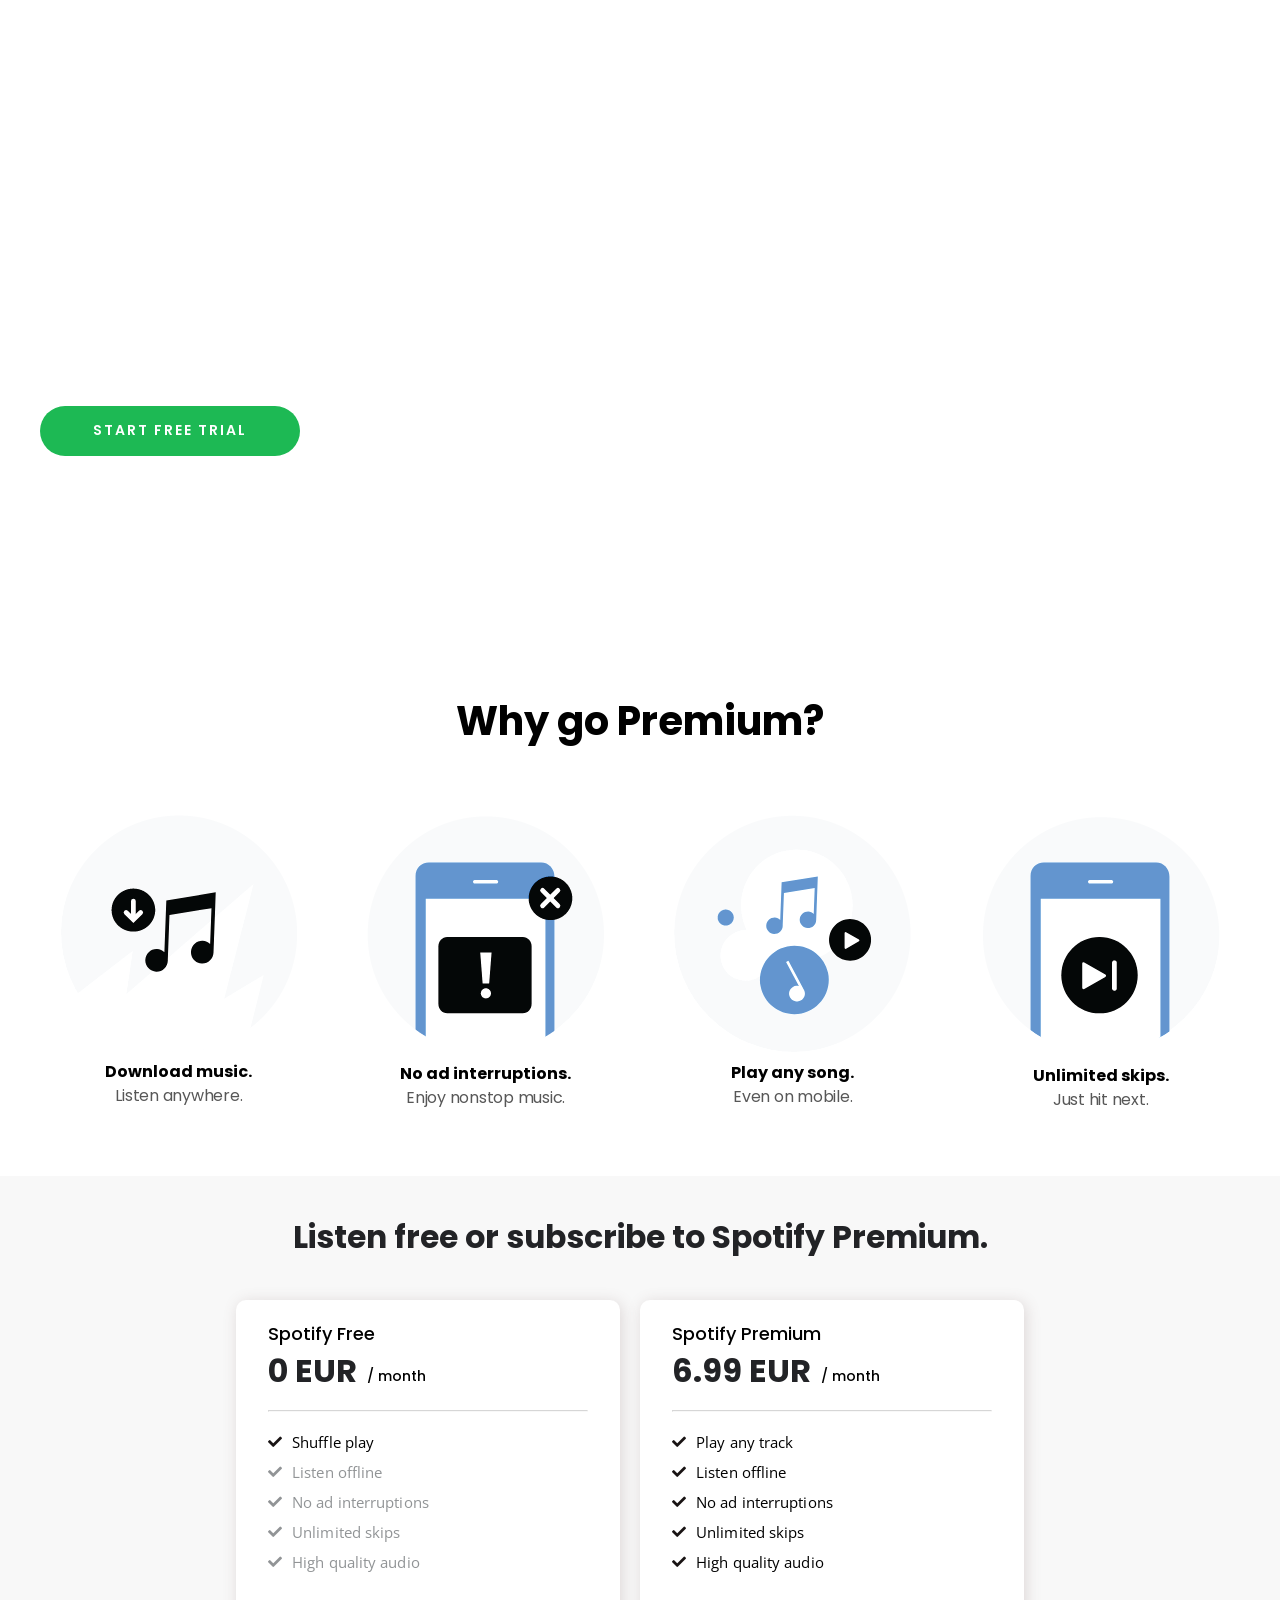
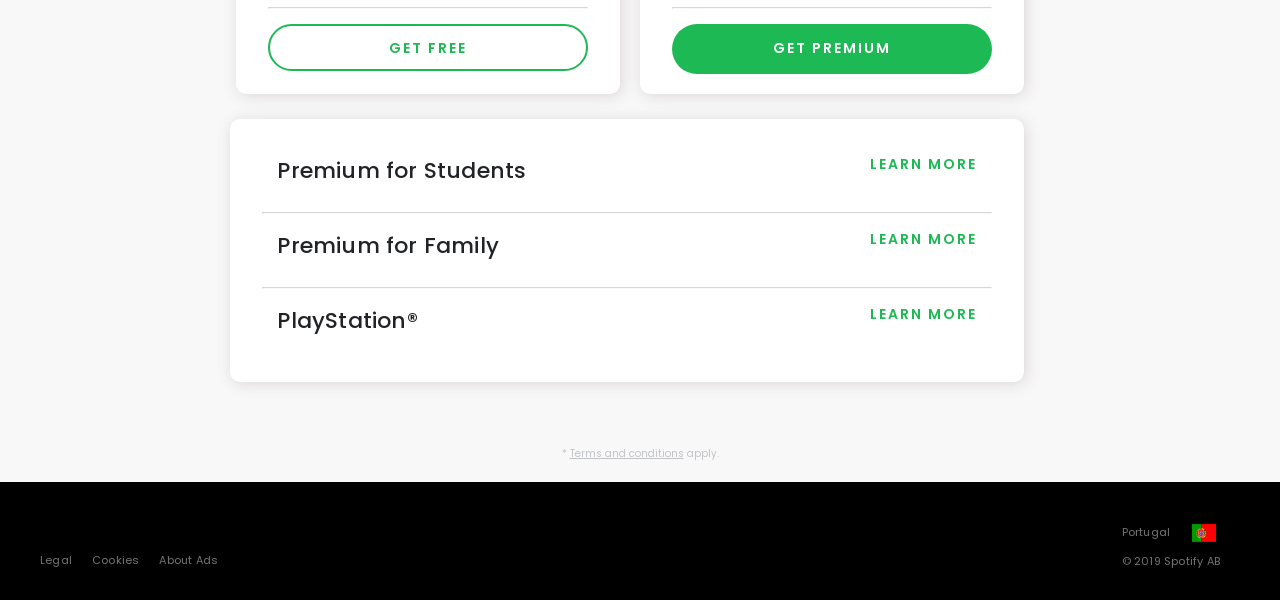
<file: Spotify/index.html>
<!DOCTYPE html>
<html>
  <head>
    <meta charset="utf-8" />
    <meta http-equiv="X-UA-Compatible" content="IE=edge" />
    <title>Spotify</title>
    <meta name="viewport" content="width=device-width, initial-scale=1" />
    <!-- <link rel="stylesheet" type="text/css" media="screen" href="spotify.css" /> -->
    <link rel="stylesheet" type="text/css" media="screen" href="index.css" />
    <link
      href="https://fonts.googleapis.com/css?family=Poppins:400,500,600,700"
      rel="stylesheet"
    />
    <link
      href="https://fonts.googleapis.com/css?family=Open+Sans"
      rel="stylesheet"
    />
    <link
      rel="stylesheet"
      href="https://use.fontawesome.com/releases/v5.6.3/css/all.css"
      integrity="sha384-UHRtZLI+pbxtHCWp1t77Bi1L4ZtiqrqD80Kn4Z8NTSRyMA2Fd33n5dQ8lWUE00s/"
      crossorigin="anonymous"
    />
  </head>
  <body>
    <!-- Header wrapper -->
    <div class="container">
      <!-- Navigation Bar -->

      <div class="headline__navbar-responsive">
        <img src="logo.png" class="headline__logo" />
        <i class="fas fa-bars"></i>
      </div>

      <!-- Main Image -->

      <div class="headline__main-img headline__main-img--mobile">
        <div class="wrap__content">
          <nav class="headline__navbar">
            <div class="headline__logo-split">
              <img src="logo.png" class="headline__logo-split" />
            </div>
            <div class="headline__menu-flex">
              <a class="headline__menu-item">Premium</a>
              <a class="headline__menu-item">Help</a>
              <a class="headline__menu-item">Download</a>
              <a class="headline__menu-item">|</a>
              <a class="headline__menu-item">Profile</a>
            </div>
          </nav>

          <!-- Headline -->
          <div class="headline__content">
            <h1 class="headline__title">Go Premium. Be happy.</h1>
            <h3 class="headline__subtitle-responsive">
              Premium sounds amazing. Enjoy ad-free music on all your devices.*
            </h3>
            <div class="green__btn">
              <a class="headline__trial">START FREE TRIAL</a>
            </div>
          </div>

          <!-- Terms and Conditions -->
          <div class="headline__terms-responsive">
            <p>* <u>Terms and conditions</u> apply.</p>
          </div>
        </div>
      </div>

      <!-- Why Premium -->
      <div class="benefits-wrapper">
        <h3 class="benefits__all">Why go Premium?</h3>

        <div class="benefits">
          <div class="benefits__music">
            <img src="music_icon.png" class="benefits__icons" />
            <h4 class="benefits__title">Download music.</h4>
            <p class="benefits__subtitle">Listen anywhere.</p>
          </div>

          <div class="benefits__ad">
            <img src="no_interruptions_icon.png" class="benefits__icons" />
            <h4 class="benefits__title">No ad interruptions.</h4>
            <p class="benefits__subtitle">Enjoy nonstop music.</p>
          </div>

          <div class="benefits__song">
            <img src="any_song_icon.png" class="benefits__icons" />
            <h4 class="benefits__title">Play any song.</h4>
            <p class="benefits__subtitle">Even on mobile.</p>
          </div>

          <div class="benefits__skips">
            <img src="unlimited_icon.png" class="benefits__icons" />
            <h4 class="benefits__title">Unlimited skips.</h4>
            <p class="benefits__subtitle">Just hit next.</p>
          </div>
        </div>
      </div>

      <!-- PLANS -->
      <div class="packages">
        <div class="packages__main-title">
          <h2><b>Listen</b> free <b>or subscribe</b> to Spotify Premium.</h2>
        </div>
        <div class="container-packages">
        <div class="packages__spotify">
          <div class="packages__box packages__box--free">
            <h3 class="packages__title">Spotify Free</h3>
            <div class="packages__payment packages_price--align">
              <h4 class="packages__price">0 EUR</h4>
              <span class="packages__month">/ month</span>
            </div>
            <hr class="packages__division" />
            <ul class="packages__margin">
              <div class="packages__align">
                <i class="fas fa-check packages__black"></i>
                <li class="packages__advantages packages__shuffle">
                  Shuffle play
                </li>
              </div>
              <div class="packages__align">
                <i class="fas fa-check packages__gray"></i>
                <li class="packages__disadvantages">Listen offline</li>
              </div>
              <div class="packages__align packages__gray">
                <i class="fas fa-check"></i>
                <li class="packages__disadvantages">No ad interruptions</li>
              </div>
              <div class="packages__align packages__gray">
                <i class="fas fa-check"></i>
                <li class="packages__disadvantages">Unlimited skips</li>
              </div>
              <div class="packages__align packages__gray">
                <i class="fas fa-check"></i>
                <li class="packages__disadvantages">High quality audio</li>
              </div>
            </ul>
            <hr class="packages__division" />
            <div class="packages__free-button white__btn">
              <a class="packages_get-free headline__trial">GET FREE</a>
            </div>
          </div>

          <div class="packages__box packages__box--premium">
            <h3 class="packages__title">Spotify Premium</h3>
            <div class="packages__payment packages_price--align">
              <h4 class="packages__price">6.99 EUR</h4>
              <span class="packages__month">/ month</span>
            </div>
            <hr class="packages__division" />
            <ul class="packages__margin">
              <div class="packages__align">
                <i class="fas fa-check packages__black"></i>
                <li class="packages__advantages">Play any track</li>
              </div>
              <div class="packages__align">
                <i class="fas fa-check packages__black"></i>
                <li class="packages__advantages">Listen offline</li>
              </div>
              <div class="packages__align">
                <i class="fas fa-check packages__black"></i>
                <li class="packages__advantages">No ad interruptions</li>
              </div>
              <div class="packages__align">
                <i class="fas fa-check packages__black"></i>
                <li class="packages__advantages">Unlimited skips</li>
              </div>
              <div class="packages__align">
                <i class="fas fa-check packages__black"></i>
                <li class="packages__advantages">High quality audio</li>
              </div>
            </ul>
            <hr class="packages__division" style="margin-bottom: 15px;" />
            <div class="packages__premium-button green__btn">
              <a class="packages_get-premium headline__trial">GET PREMIUM</a>
            </div>
          </div>
        </div>

        <!-- Packages -->
        <div class="packages__alternative">
          <div class="packages__box packages__box-alternative">
            <div class="packages__students">
              <h3 class="packages__title packages__premium">
                Premium for Students
              </h3>
              <a class="headline__trial packages_green">LEARN MORE</a>
            </div>

            <hr class="packages__division" />

            <div class="packages__family">
              <h3 class="packages__title packages__premium">
                Premium for Family
              </h3>
              <a class="headline__trial packages_green">LEARN MORE</a>
            </div>

            <hr class="packages__division" />

            <div class="packages__PlayStation">
              <h3 class="packages__title packages__premium">PlayStation®</h3>
              <a class=" packages_green headline__trial">LEARN MORE</a>
            </div>
          </div>
     

        <div class="last__terms">
          <p>* <u>Terms and conditions</u> apply.</p>
        </div>
      </div>

      <!-- Footer -->
      <footer>
        <div class="footer__wrapper">
          <div class="footer__nav">
            <a class="footer__link">Legal</a>
            <a class="footer__link">Cookies</a>
            <a class="footer__link">About Ads</a>
          </div>

          <div class="footer__legal">
            <div class="footer_portugal">
              <a class="footer__link">Portugal</a> <img src="flag.png" />
            </div>
            <p class="footer__copyright footer__link">© 2019 Spotify AB</p>
          </div>
        </div>
      </footer>
    </div>
  </body>
</html>
</file>
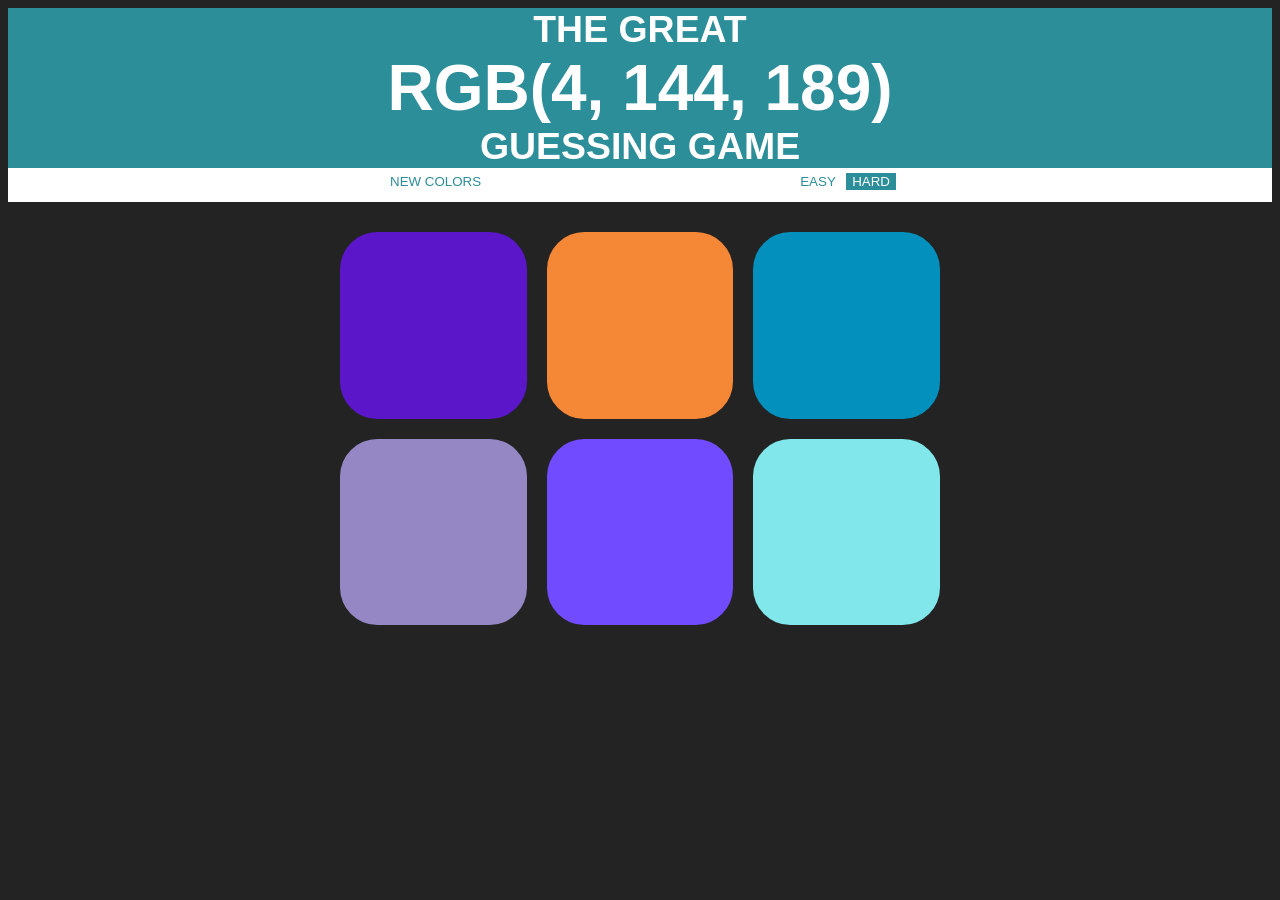
<file: the_game_colors.html>
<!DOCTYPE html>
<html>

<head>
    <meta charset="utf-8" />
    <meta http-equiv="X-UA-Compatible" content="IE=edge">
    <title>The Game Colors</title>
    <meta name="viewport" content="width=device-width, initial-scale=1">
    <link href="https://fonts.googleapis.com/css?family=Cabin" rel="stylesheet">
    <link rel="stylesheet" type="text/css" media="screen" href="the_game_colors.css" />

</head>
<body>

	<div id="header">

		<h3 id="header1">THE GREAT</h3>
		<h1 id="header2"></h1>
		<h3 id="header3">GUESSING GAME
		</h3>

	</div>

	<div id="options">

        <div id="buttons">

            <div id="first-button">

                <button class="double-function">NEW COLORS</button>

			</div>
			
			<div id="message"></div>

            <div id="last-buttons">

                <button class="button">EASY</button>
                <button class="button first-selected">HARD</button>

            </div>

        </div>

	</div>

	<div id="squares">

		<div id="square"></div>
		<div id="square"></div>
		<div id="square"></div>
		<div id="square"></div>
		<div id="square"></div>
		<div id="square"></div>

	</div>
    
    <script src="the_game_colors.js"></script>

</html>
</file>
<file: Spotify/index.css>
* {
    box-sizing: border-box;
    margin: 0;
    padding: 0;
    
}

body {
    margin: 0;
    font-family: 'Poppins', sans-serif;
}

.container {
    display: flex;
    flex-direction: column;
    margin: auto;
    }

.headline__main-img {
    background-image: url("https://i.imgur.com/SrfuygJ.png"); 
    background-repeat: no-repeat;
    background-position: 100% 50%;  
    background-size: cover;
    height: 100%;
    margin: 0;
}

/* Headline content */
.wrap__content {
    margin-left: 10px;
    margin-right: 10px;
    color: #FFFFFF;    
}

.headline__logo-split {
    display: block;
    width: 40%;
    padding-left: 20px;
    align-self: center;
}

.headline__navbar {
    display: flex;
    width: auto;
    justify-content: space-between;
    flex-direction: row;
    padding: 20px 5px;
}

.headline__navbar-responsive {
    display: none;
}    

.headline__menu-flex{
    margin: 3% 2%;
}

.headline__menu-item {
    font-size: 14px;
    font-weight: 600;
    padding: 10px;
    margin-right: 20px;
}

.headline__content {
    margin: 40px 30px;    
}

.headline__title {
    font-size: 88px;
    font-weight: 700;
    margin: 0;
}

.headline__subtitle-responsive{
    font-size: 28px;
    line-height: 40px;
    letter-spacing: -0.5px;
    font-weight: 900;
    margin: 14px;
    margin-bottom: 40px;    
}

.headline__terms-responsive{
    padding: 7% 0 4% 0;
    text-align: center;
    font-size: 12px;
}

.green__btn {
    background-color: #1DB954;
    display: flex;
    justify-content: center;
    width: 260px;
    height: 50px;
    border-radius: 50px;
    padding-top: 14px;

}

.white__btn {
    border-style: solid;
    border-color: #1DB954;
    display: flex;
    justify-content: center;
    width: 260px;
    height: 47px;;
    border-radius: 50px;
    padding-top: 12px;
    bottom: 240px;
    border-width: 2px;
}

.headline__trial {
    font-size: 14px;
    font-weight: 600;
    letter-spacing: 2px;
    text-align: center;
}

/* Benefits */
.benefits__all {
    font-size: 40px;
    padding: 3%;
    text-align: center;
}

.benefits{
     display: flex;
    margin: 2% 2% 5%;
    justify-content: space-around;
    text-align: center;
}

.benefits__subtitle{
    font-size: 16px;
    line-height: 24px;
    letter-spacing: -0.25px;
    font-weight: 400;
    color: #575757;
    margin: 0;
}

/* ^Packages */
.packages {
    background-color: #f8f8f8;    
}

.packages__main-title{
    text-align: center;
    padding: 3%;
    font-size: 21px;
    color: #222326;
}

.packages__box {
    background-color: #FFFFFF;
    /* margin: 20px 100px; */
    border-radius: 10px;
    box-shadow: 2px 2px 15px rgba(117, 84, 84, 0.2);
    padding: 20px 32px;
}

.packages__payment {
    display: flex;
    flex-direction: row;
    align-items: center;
    margin-bottom: -10px;
}

.packages_price--align {
    padding-bottom: 25px;
}

.packages__price {
    margin: 0;
    font-size: 32px;
    color: #222326;
}

.packages__month {
    margin: 0;
    font-size: 14px;
    padding-left: 10px;
    padding-top: 12px;
    font-weight: 500;
}

.packages__margin {
    margin-top: 20px;
    margin-bottom: 25px;
    padding-left: 0;
}

.packages__free-button {
    width: 100%;
    margin-top: 15px;
    color: #1DB954;
}

.packages__premium-button {
    margin-top: 15px;
    width: 100%;
    margin: 0;
}

.packages__division {
    color: rgb(80, 80, 82);
    height: 1.01px;
    opacity: 0.4;
    margin: 0;    
}

ul {
    list-style-type: none;
}

.packages__align {
    display: flex;
    flex-direction: row;
    align-items: center;
}

.fa-check {
    font-size: 14px;
    padding-right: 10px;
    padding-bottom: 10px; 
}

.packages__disadvantages {
    font-family: 'Open Sans', sans-serif;
    color: #919496;
    font-size: 15px;
    letter-spacing: 0.1px;
    padding-bottom: 10px; 
}

.packages__black {
    color: #191414;
}

.packages__gray {
    color: #919496;
}

.packages_green {
    color: #1DB954;
}

.packages__advantages {
    font-family: 'Open Sans', sans-serif;
    font-size: 15px;
    letter-spacing: 0.1px;
    padding-bottom: 10px;
}

.packages__premium {
    font-size: 22px !important;
    padding-bottom: 10px;
    letter-spacing: 0.2px;
}

.packages_get-premium {
    color: #FFFFFF;
}

.packages__terms {
    color: #c1c3c6;
    display: none;
}

.packages__spotify{
    display: flex;
   justify-content: center;    
}

.container-packages{
    width: 100%;
}

.packages__box-alternative{
    width: 62%;
    margin: 2% 6% 5% 18%;
}

.packages__box--premium, .packages__box--free{
    width: 30%;
    margin-right: 20px;
}

.packages__title {
    margin: 0;
    font-weight: 500;
    font-size: 18px;
}

.packages__students, .packages__family, .packages__PlayStation {
    display: flex;
    justify-content: space-between;
    padding: 15px;
    color: #222326;
}

.last__terms{
    margin: 20px auto;
    color: #c1c3c6;
    font-size: 10px;
    font-weight: 400;
    text-align: center;
}

/* Footer */
.footer__nav {
    display: flex;
    flex-direction: row;
    padding-top: 30px;
}

.footer__wrapper {
    display: flex;
    flex-direction: row;
    justify-content: space-between;
    background-color: #000;
    color: #c1c3c6;
    font-size: 10px;
    padding: 40px 40px 30px 40px;
}

.footer__legal {
    display: flex;
    flex-direction: column;
    align-items: flex-start;
    padding-right: 0 !important;    
}

.footer_portugal {
    display: flex;
    flex-direction: row;
    align-items: center;
    padding-bottom: 10px;
}

.footer__copyright {
    margin: 0;
}

.footer__link {
    font-size: 11px;
    padding-right: 20px;
    opacity: 0.6;
    letter-spacing: 0.2px;
}

/* MEDIA QUERIES */

@media only screen and (max-width: 1120px){

    .wrap__content{
        margin-left: 10px;
        color: #FFFFFF;
    }

    .headline__main-img {
        background-image: none;        
        background-color: #509BF5; 
    }
    
    .headline__navbar{
        padding: 3% 1%;
    }    

    .headline__logo-split{
        display: block;
        width: 39%;
        padding-left: 5%;
        margin-left: 1%;
        align-self: center;
    }

    .headline__menu-flex{
        margin: 2% 7%;
    }

    .headline__content {
        margin: 3% 8%;   
    }

    .headline__title, .headline__subtitle-responsive{
    line-height: 100%;
    margin-left: 0;
}
    
    .headline__terms-responsive p{
        text-align: center;
        font-size: 11px;
        padding: 6%;
    }

    .benefits {
        display: flex;
        flex-direction: row;
        justify-content: center;
        text-align: center;
    }

    .benefits__all {
        font-size: 40px;
        text-align: center;
        margin: 2%;
    }

    .benefits__title{
        font-size: 20px;
    }

    .benefits-wrapper{
        margin: 3%;
    }
    .packages__main-title{
        text-align: center;
        font-size: 20px;
        padding-bottom: 4%;
        color: #222326;
    }

    .packages__alternative{
        margin-left: -15px;
        margin-right: 15px;
    }

    .packages__box--premium, .packages__box--free{
        width: 36%;
        margin: 0% 1.5%;
    }

    .packages__students, .packages__family, .packages__PlayStation {
        display: flex;
        justify-content: space-between;
        padding: 15px;
        color: #222326;    
    }

    .white__btn {
        border-style: solid;
        border-color: #1DB954;
        display: flex;
        justify-content: center;
        width: 100%;
        height: 14%;
    }
        
    .packages__box-alternative {
        width: 75%;
        margin: 2.5% 14%;
    }

    .last__terms{
        margin: auto;
    }
        .footer__wrapper {
        padding: 3% 10%;
    }

}

@media only screen and (max-width: 978px){
    .benefits {
        display: flex;
        width: 78%;
        margin: 3% 13%;
        flex-wrap: wrap;
        justify-content: space-around;
    }
   
    .packages__main-title{
        padding-bottom: 2%;
    }

    .packages__spotify{
        display: block;
        margin: 1% 11%;
    }
    .packages__box--premium, .packages__box--free{
        width: 97%; 
        margin-bottom: 3%;
    }
    
    .packages__alternative{
        margin: 1% 1% 4% -2%
    }

    .headline__navbar {
        display: none;
    }
    
    .headline__navbar-responsive {
        display: flex;
        flex-direction: row;
        align-items: center;    
        justify-content: space-between;    
        background-color: #000;    
        height: 55px;
    }

    .headline__logo {
        display: block;
        width: 20%;
        padding-left: 9%;
        align-self: center;
    }
    
    .headline__logo-split {
        display: none;
    }

    .fa-bars {
        padding-right: 2%;
        margin-right: 10%;
        font-size: 24px;
        color: #FFFFFF;
    }
    
    .fa-bars {
        display: none;
    }

    .headline__title {
        padding: 5% 1% 3% 1%;
        font-size: 80px;
    }    

    .headline__subtitle-responsive {
        font-size: 28px;
        line-height: 40px;
        letter-spacing: -0.5px;
        margin-left: 1%;       
        margin-bottom: 40px;
    }

    .packages__main-title{
        padding: 3% 2% 1% 2%;
    }

    .packages{
        background-color: #f8f8f8;
    }    
}


@media only screen and (max-width: 760px) {

    .headline__logo {
        display: block;
        width: 19%;
        padding-left: 20px;
        align-self: center;
    }
    
    .headline__logo-split {
        display: none;
    }
    
    .headline__navbar {
        display: none;
    }
    
    .headline__navbar-responsive {
        display: flex;
        flex-direction: row;
        align-items: center;
        align-content: center;
        justify-content: space-between;
        z-index: 100;
        background-color: #000;
        width: 100%;
        height: 55px;
    }
    .fa-bars {
        padding-right: 0px;
        font-size: 24px;
        color: #FFFFFF;
    }
    
    .fa-bars {
        display: none;
    }
    
    .headline__menu-item {
        display: none;
    }
    
    .headline__content {
        display: flex;
        flex-direction: column;
        align-items: center;
        padding: 80px 20px 25px 20px;
        margin-bottom: 60px;
        text-align: center;
    }
    
    .headline__title {
        font-size: 75px;
        line-height: 88px;
        letter-spacing: -2px;    
    }
    
    .headline__subtitle-responsive {
        font-size: 20px;
        line-height: 32px;
        letter-spacing: -0.25px;
        font-weight: 900;
        margin: 12px 0 0;      
    }    
    
    .headline__terms-responsive{
        font-size: 9px;
        letter-spacing: 0.25px;
        font-weight: 400;
        text-align: center;          
    }
    
    .green__btn{
        margin: 25px;
    }
    
      .benefits {
        display: block;       
    }
    
    .benefits__icons{
        width: 45%;
    }

    .benefits__music, .benefits__ad, .benefits__song, .benefits__skips{
        margin-bottom: 10px;
    }
    
    .packages__main-title {
        font-size: 18px;
        font-weight: 900;
        padding: 5% 0 4% 0;
        letter-spacing: -0.015em;
        line-height: 1.3;
        color: #222326;
    }
    .packages__alternative {
        margin: 1% 5% 4% 0%;
    }
    .packages__spotify {
        display: block;
        margin: 1% 2%;
    }
    .packages__box--premium, .packages__box--free{
        width: 97%; 
    }
    .white__btn {
        border-style: solid;
        border-color: #1DB954;
        display: flex;
        justify-content: center;
        height: 50px;
        border-radius: 50px;
        padding-top: 12px;
        border-width: 2px;
    }
    
    .packages__students, .packages__family, .packages__PlayStation {
        display: block;    
        padding: 13px;
        color: #222326
    }
    
    .packages__box-alternative {
        width: 97.5%;
        margin: 3.5%;
    }  
    
}  

@media only screen and (max-width: 425px){
    .headline__title{
        font-size: 56px;
        line-height: 64px;
        letter-spacing: -1.75px;
    }
 

    .headline__subtitle-responsive {
        font-size: 18px;
        line-height: 29px;
        letter-spacing: -0.25px;
        font-weight: 900;
        margin: 6px 0 0;
    }

    .headline__content {
        display: flex;
        flex-direction: column;
        align-items: center;
        padding: 5%;
        margin: 20% 0%;
        margin-bottom: 60px;
        text-align: center;
    }

    .benefits__all{
        font-size: 32px;
        line-height: 40px;
        margin-top: 5%;
    }

    .benefits__icons{
        width: 64%;
    }
}
</file>
<file: the_game_colors.css>
body {

    background-color: #232323;
    font-family: "Raleway", Sans-serif;
    
}

#header {

	color: white;
	background-color: #2C8E99;
    text-align: center;
    font-size: 32px;
      
}

h1, h3 {

    margin: 0;

}

#options {

    padding-top: 4px;
	background: white;
    height: 30px;
    margin: auto;
	color: black;       
}

#buttons {

    max-width: 512px;
    display: flex;
    justify-content: space-between;
    margin: auto;
}

button {

    border: none;
    background: none;
    color: #2C8E99;
    text-decoration: none;
    outline: none;
}

#message {

    padding-top: 3px;
    color: #2C8E99;
    font: 400 13.3333px Arial;
}

button:hover {

    background-color: #2C8E99;
    color: white;  
}

.first-selected {
	background-color: #2C8E99;
	color: white;
}

#squares {

    padding-top: 30px;
    max-width: 600px;
    height: 600px;
    display: grid;
    grid-template-columns: auto auto auto;
    grid-template-rows: auto auto auto;
    grid-gap: 20px;
    background-color: #232323;
    text-align: center;
    margin: auto;
}

#square {

    width: auto;
    height: auto;
    background-color: pink;
    color: aqua;
    border-radius: 20%;
}
</file>
